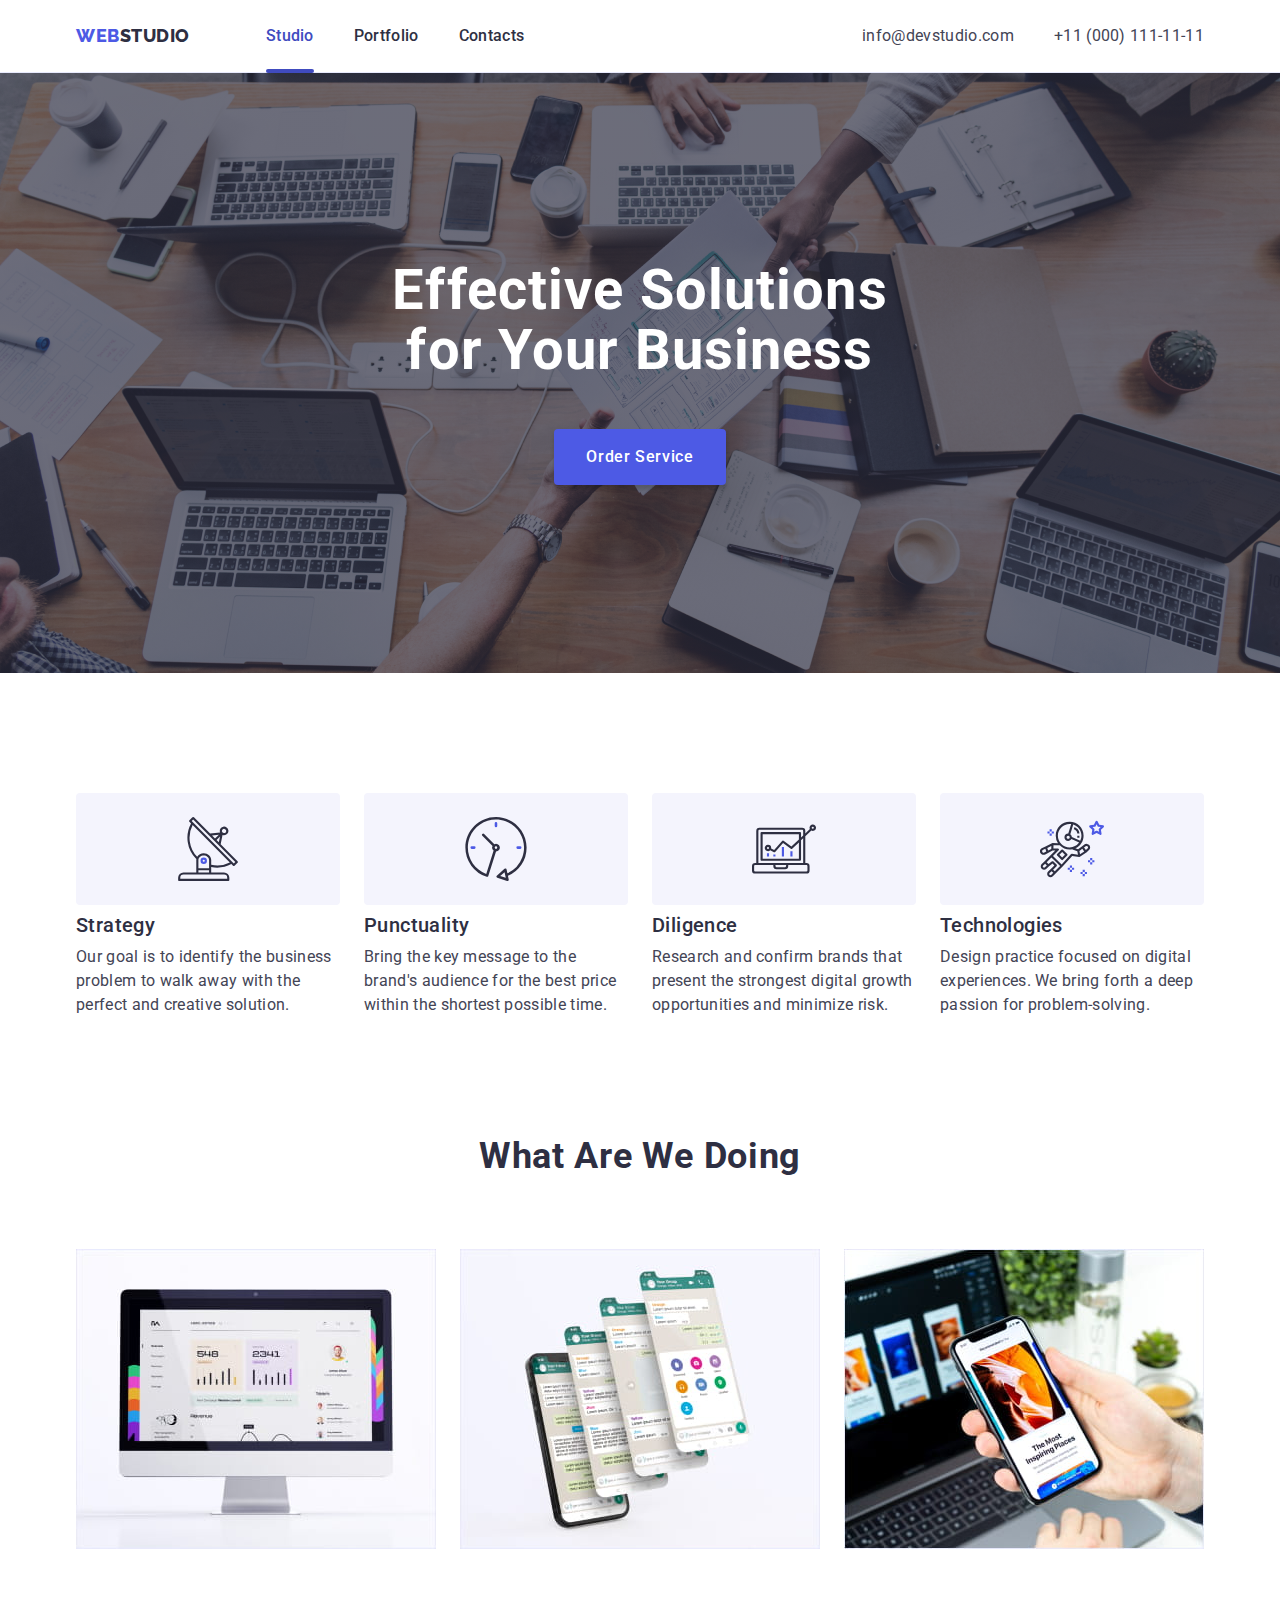
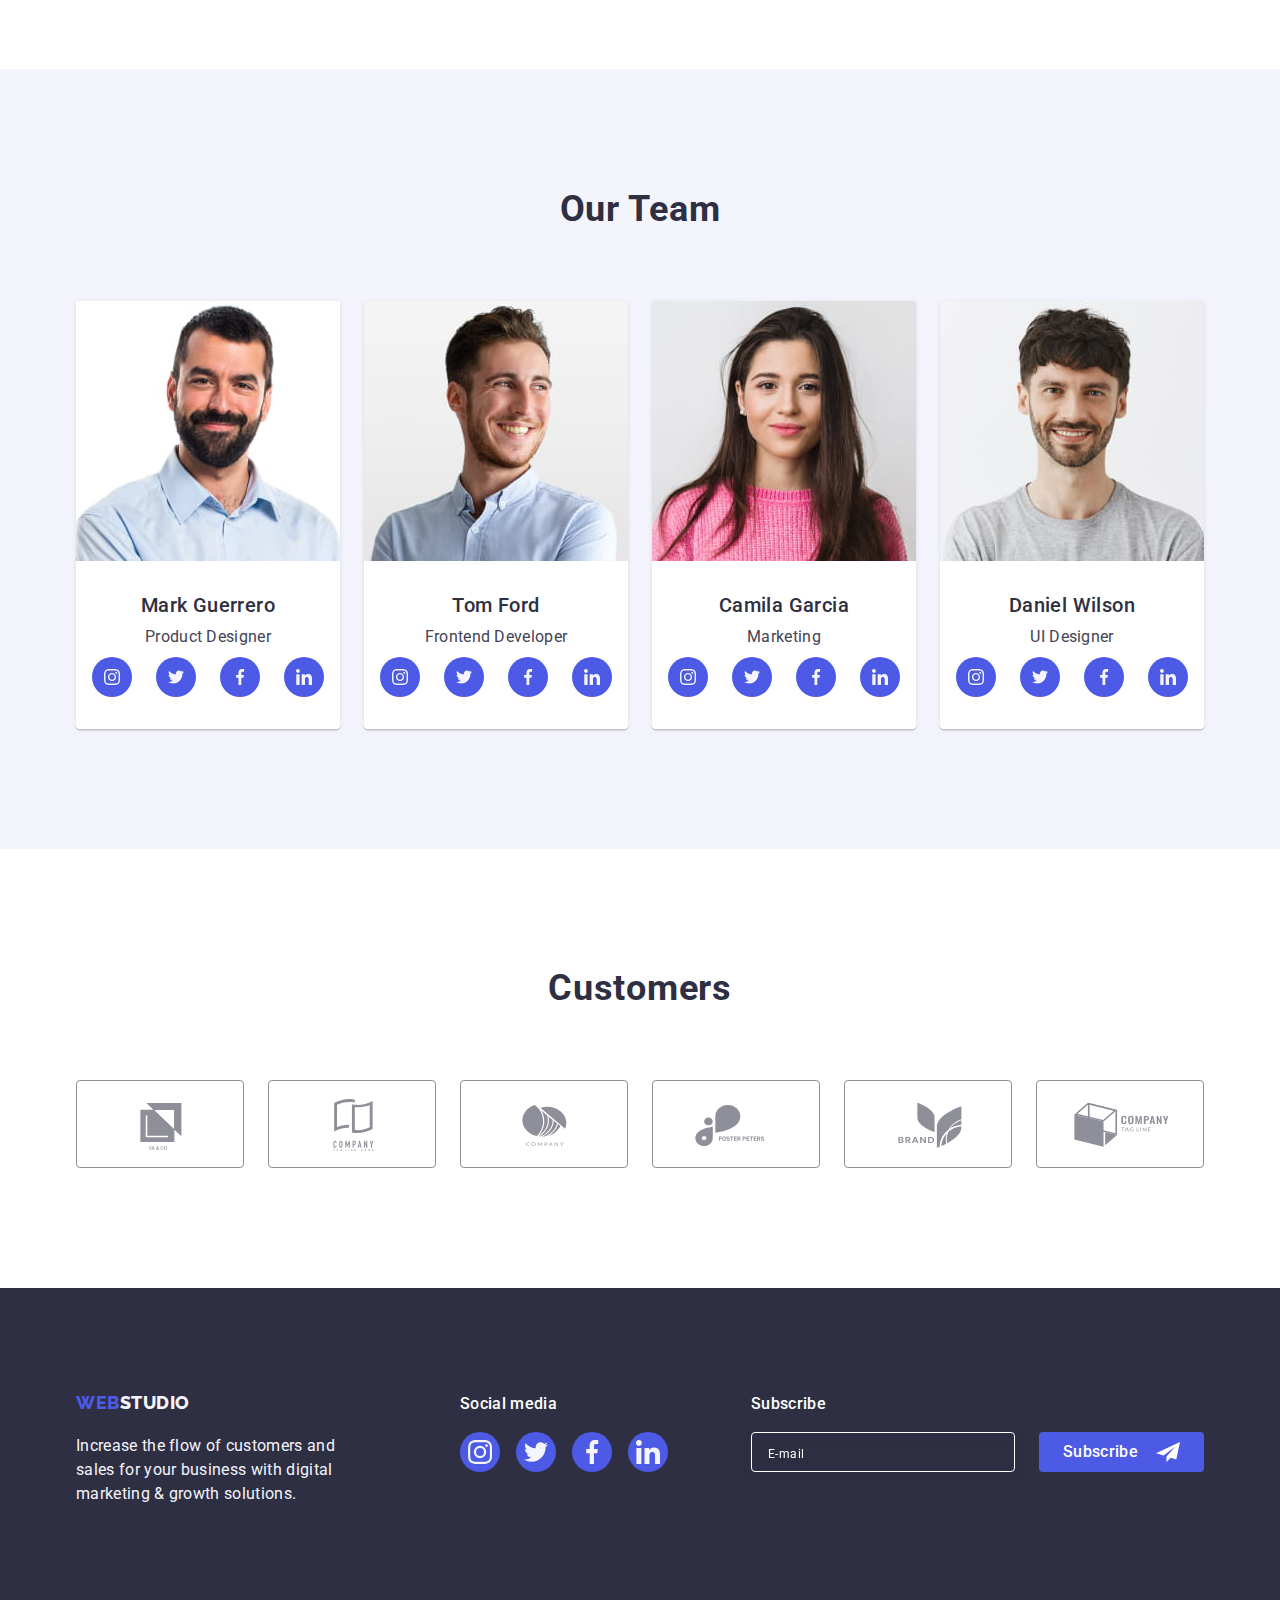
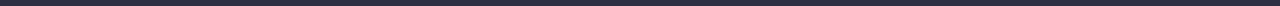
<file: index.html>
<!DOCTYPE html>
<html lang="en">
  <head>
    <meta charset="UTF-8" />
    <meta http-equiv="X-UA-Compatible" content="IE=edge" />
    <meta name="viewport" content="width=device-width, initial-scale=1.0" />
    <title>Web Studio</title>
    <!-- Links to fonts  -->
    <link rel="preconnect" href="https://fonts.googleapis.com" />
    <link rel="preconnect" href="https://fonts.gstatic.com" crossorigin />
    <link
      href="https://fonts.googleapis.com/css2?family=Raleway:wght@800&family=Roboto:wght@400;500;700&display=swap"
      rel="stylesheet"
    />
    <!-- Link to normalize  -->
    <link
      rel="stylesheet"
      href="https://cdn.jsdelivr.net/npm/modern-normalize@1.1.0/modern-normalize.min.css"
    />
    <!-- Link to css  -->
    <link rel="stylesheet" href="./css/styles.css" />
  </head>

  <body>
    <!-- Header  -->
    <header class="header">
      <div class="header-container container">
        <nav class="header-nav">
          <a class="logo link" href="./index.html"
            >Web<span class="studio">Studio</span></a
          >
          <ul class="nav-list-links list">
            <li class="nav-list-item">
              <a class="nav-link link active" href="./index.html">Studio</a>
            </li>
            <li class="nav-list-item">
              <a class="nav-link link" href="./portfolio.html">Portfolio</a>
            </li>
            <li class="nav-list-item">
              <a class="nav-link link" href="">Contacts</a>
            </li>
          </ul>
        </nav>
        <address class="contacts">
          <ul class="contacts-list list">
            <li class="contact-item">
              <a
                class="contacts-item-link link"
                href="mailto:info@devstudio.com"
              >
                info@devstudio.com
              </a>
            </li>
            <li class="contact-item">
              <a class="contacts-item-link link" href="tel:+110001111111"
                >+11 (000) 111-11-11</a
              >
            </li>
          </ul>
        </address>
      </div>
    </header>
    <!-- Main  -->
    <main>
      <!-- Hero section  -->
      <section class="hero">
        <div class="hero-container container">
          <h1 class="hero-title">Effective Solutions for Your Business</h1>
          <button class="btn" type="button" data-modal-open>
            Order Service
          </button>
        </div>
      </section>
      <!-- Features Section -->
      <section class="features">
        <div class="features-container container">
          <h2 class="features-title">Features</h2>
          <ul class="features-list list">
            <li class="features-list-item">
              <div class="icon-container">
                <svg class="features-icon" width="64" height="64">
                  <use href="./images/icons.svg#icon-strategy"></use>
                </svg>
              </div>
              <h3 class="features-list-title">Strategy</h3>
              <p class="features-list-desc">
                Our goal is to identify the business problem to walk away with
                the perfect and creative solution.
              </p>
            </li>
            <li class="features-list-item">
              <div class="icon-container">
                <svg class="features-icon" width="64" height="64">
                  <use href="./images/icons.svg#icon-punctuality"></use>
                </svg>
              </div>
              <h3 class="features-list-title">Punctuality</h3>
              <p class="features-list-desc">
                Bring the key message to the brand's audience for the best price
                within the shortest possible time.
              </p>
            </li>
            <li class="features-list-item">
              <div class="icon-container">
                <svg class="features-icon" width="64" height="64">
                  <use href="./images/icons.svg#icon-diligence"></use>
                </svg>
              </div>
              <h3 class="features-list-title">Diligence</h3>
              <p class="features-list-desc">
                Research and confirm brands that present the strongest digital
                growth opportunities and minimize risk.
              </p>
            </li>
            <li class="features-list-item">
              <div class="icon-container">
                <svg class="features-icon" width="64" height="64">
                  <use href="./images/icons.svg#icon-technologies"></use>
                </svg>
              </div>
              <h3 class="features-list-title">Technologies</h3>
              <p class="features-list-desc">
                Design practice focused on digital experiences. We bring forth a
                deep passion for problem-solving.
              </p>
            </li>
          </ul>
        </div>
      </section>
      <!-- What are we doing section -->
      <section class="what-are-we-doing-section">
        <div class="what-are-we-doing-container container">
          <h2 class="title">What are we doing</h2>
          <ul class="what-are-we-doing-list list">
            <li class="what-are-we-doing-item">
              <img
                class="what-are-we-doing-examples"
                src="./images/computer.jpg"
                alt="Our work"
                width="360"
                height="300"
              />
            </li>
            <li class="what-are-we-doing-item">
              <img
                class="what-are-we-doing-examples"
                src="./images/phones.jpg"
                alt="Our Work"
                width="360"
                height="300"
              />
            </li>
            <li class="what-are-we-doing-item">
              <img
                class="what-are-we-doing-examples"
                src="./images/phone.jpg"
                alt="Our Work"
                width="360"
                height="300"
              />
            </li>
          </ul>
        </div>
      </section>
      <!-- Our Team section -->
      <section class="our-team-section">
        <div class="our-team-container container">
          <h2 class="our-team-title">Our Team</h2>
          <ul class="our-team-list list">
            <li class="our-team-list-item">
              <img
                class="our-team-img"
                src="./images/img-1.jpg"
                alt="Mark Guerrero"
                width="264"
                height="260"
              />
              <div class="our-team-desc-container">
                <h3 class="our-team-names">Mark Guerrero</h3>
                <p class="our-team-job">Product Designer</p>
                <ul class="our-team-icons-list list">
                  <li class="our-team-icons-item">
                    <a class="our-team-icons-link" href="">
                      <svg class="our-team-icon" width="16" height="16">
                        <use href="./images/icons.svg#icon-instagram"></use>
                      </svg>
                    </a>
                  </li>
                  <li class="our-team-icons-item">
                    <a class="our-team-icons-link" href="">
                      <svg class="our-team-icon" width="16" height="16">
                        <use href="./images/icons.svg#icon-twitter"></use>
                      </svg>
                    </a>
                  </li>
                  <li class="our-team-icons-item">
                    <a class="our-team-icons-link" href="">
                      <svg class="our-team-icon" width="16" height="16">
                        <use href="./images/icons.svg#icon-facebook"></use>
                      </svg>
                    </a>
                  </li>
                  <li class="our-team-icons-item">
                    <a class="our-team-icons-link" href="">
                      <svg class="our-team-icon" width="16" height="16">
                        <use href="./images/icons.svg#icon-linkedin"></use>
                      </svg>
                    </a>
                  </li>
                </ul>
              </div>
            </li>
            <li class="our-team-list-item">
              <img
                class="our-team-img"
                src="./images/img-2.jpg"
                alt="Tom Ford"
                width="264"
                height="260"
              />
              <div class="our-team-desc-container">
                <h3 class="our-team-names">Tom Ford</h3>
                <p class="our-team-job">Frontend Developer</p>
                <ul class="our-team-icons-list list">
                  <li class="our-team-icons-item">
                    <a class="our-team-icons-link" href="">
                      <svg class="our-team-icon" width="16" height="16">
                        <use href="./images/icons.svg#icon-instagram"></use>
                      </svg>
                    </a>
                  </li>
                  <li class="our-team-icons-item">
                    <a class="our-team-icons-link" href="">
                      <svg class="our-team-icon" width="16" height="16">
                        <use href="./images/icons.svg#icon-twitter"></use>
                      </svg>
                    </a>
                  </li>
                  <li class="our-team-icons-item">
                    <a class="our-team-icons-link" href="">
                      <svg class="our-team-icon" width="16" height="16">
                        <use href="./images/icons.svg#icon-facebook"></use>
                      </svg>
                    </a>
                  </li>
                  <li class="our-team-icons-item">
                    <a class="our-team-icons-link" href="">
                      <svg class="our-team-icon" width="16" height="16">
                        <use href="./images/icons.svg#icon-linkedin"></use>
                      </svg>
                    </a>
                  </li>
                </ul>
              </div>
            </li>
            <li class="our-team-list-item">
              <img
                class="our-team-img"
                src="./images/img-3.jpg"
                alt="Camila Garcia"
                width="264"
                height="260"
              />
              <div class="our-team-desc-container">
                <h3 class="our-team-names">Camila Garcia</h3>
                <p class="our-team-job">Marketing</p>
                <ul class="our-team-icons-list list">
                  <li class="our-team-icons-item">
                    <a class="our-team-icons-link" href="">
                      <svg class="our-team-icon" width="16" height="16">
                        <use href="./images/icons.svg#icon-instagram"></use>
                      </svg>
                    </a>
                  </li>
                  <li class="our-team-icons-item">
                    <a class="our-team-icons-link" href="">
                      <svg class="our-team-icon" width="16" height="16">
                        <use href="./images/icons.svg#icon-twitter"></use>
                      </svg>
                    </a>
                  </li>
                  <li class="our-team-icons-item">
                    <a class="our-team-icons-link" href="">
                      <svg class="our-team-icon" width="16" height="16">
                        <use href="./images/icons.svg#icon-facebook"></use>
                      </svg>
                    </a>
                  </li>
                  <li class="our-team-icons-item">
                    <a class="our-team-icons-link" href="">
                      <svg class="our-team-icon" width="16" height="16">
                        <use href="./images/icons.svg#icon-linkedin"></use>
                      </svg>
                    </a>
                  </li>
                </ul>
              </div>
            </li>
            <li class="our-team-list-item">
              <img
                class="our-team-img"
                src="./images/img-4.jpg"
                alt="Daniel Wilson"
                width="264"
                height="260"
              />
              <div class="our-team-desc-container">
                <h3 class="our-team-names">Daniel Wilson</h3>
                <p class="our-team-job">UI Designer</p>
                <ul class="our-team-icons-list list">
                  <li class="our-team-icons-item">
                    <a class="our-team-icons-link" href="">
                      <svg class="our-team-icon" width="16" height="16">
                        <use href="./images/icons.svg#icon-instagram"></use>
                      </svg>
                    </a>
                  </li>
                  <li class="our-team-icons-item">
                    <a class="our-team-icons-link" href="">
                      <svg class="our-team-icon" width="16" height="16">
                        <use href="./images/icons.svg#icon-twitter"></use>
                      </svg>
                    </a>
                  </li>
                  <li class="our-team-icons-item">
                    <a class="our-team-icons-link" href="">
                      <svg class="our-team-icon" width="16" height="16">
                        <use href="./images/icons.svg#icon-facebook"></use>
                      </svg>
                    </a>
                  </li>
                  <li class="our-team-icons-item">
                    <a class="our-team-icons-link" href="">
                      <svg class="our-team-icon" width="16" height="16">
                        <use href="./images/icons.svg#icon-linkedin"></use>
                      </svg>
                    </a>
                  </li>
                </ul>
              </div>
            </li>
          </ul>
        </div>
      </section>
      <!-- Customers section -->
      <section class="customers-section">
        <div class="customers-container container">
          <h2 class="title customer-title">Customers</h2>
          <ul class="customers-list list">
            <li class="customers-list-item">
              <a class="customers-list-link" href="">
                <svg class="customers-icon" width="104" height="56">
                  <use href="./images/icons.svg#icon-1"></use>
                </svg>
              </a>
            </li>
            <li class="customers-list-item">
              <a class="customers-list-link" href="">
                <svg class="customers-icon" width="104" height="56">
                  <use href="./images/icons.svg#icon-2"></use>
                </svg>
              </a>
            </li>
            <li class="customers-list-item">
              <a class="customers-list-link" href="">
                <svg class="customers-icon" width="104" height="56">
                  <use href="./images/icons.svg#icon-3"></use>
                </svg>
              </a>
            </li>
            <li class="customers-list-item">
              <a class="customers-list-link" href="">
                <svg class="customers-icon" width="104" height="56">
                  <use href="./images/icons.svg#icon-4"></use>
                </svg>
              </a>
            </li>
            <li class="customers-list-item">
              <a class="customers-list-link" href="">
                <svg class="customers-icon" width="104" height="56">
                  <use href="./images/icons.svg#icon-5"></use>
                </svg>
              </a>
            </li>
            <li class="customers-list-item">
              <a class="customers-list-link" href="">
                <svg class="customers-icon" width="104" height="56">
                  <use href="./images/icons.svg#icon-6"></use>
                </svg>
              </a>
            </li>
          </ul>
        </div>
      </section>
    </main>
    <!-- Footer section  -->
    <footer class="footer">
      <div class="footer-container container">
        <div class="first-container-footer">
          <a class="link logo-footer" href="./index.html"
            >Web<span class="studio-footer">Studio</span></a
          >
          <p class="footer-desc">
            Increase the flow of customers and sales for your business with
            digital marketing & growth solutions.
          </p>
        </div>
        <div class="second-container-footer">
          <p class="footer-title">Social media</p>
          <ul class="our-team-icons-list list footer-icon-list">
            <li class="our-team-icons-item footer-icon-item">
              <a class="our-team-icons-link footer-icon-link" href="">
                <svg class="our-team-icon icon-footer" width="24" height="24">
                  <use href="./images/icons.svg#icon-instagram"></use>
                </svg>
              </a>
            </li>
            <li class="our-team-icons-item footer-icon-item">
              <a class="our-team-icons-link footer-icon-link" href="">
                <svg class="our-team-icon icon-footer" width="24" height="24">
                  <use href="./images/icons.svg#icon-twitter"></use>
                </svg>
              </a>
            </li>
            <li class="our-team-icons-item footer-icon-item">
              <a class="our-team-icons-link footer-icon-link" href="">
                <svg class="our-team-icon icon-footer" width="24" height="24">
                  <use href="./images/icons.svg#icon-facebook"></use>
                </svg>
              </a>
            </li>
            <li class="our-team-icons-item footer-icon-item">
              <a class="our-team-icons-link footer-icon-link" href="">
                <svg class="our-team-icon icon-footer" width="24" height="24">
                  <use href="./images/icons.svg#icon-linkedin"></use>
                </svg>
              </a>
            </li>
          </ul>
        </div>
        <form class="footer-form">
          <p class="footer-form-desc">Subscribe</p>
          <span class="footer-form-container">
            <input
              class="footer-input"
              type="email"
              name="user-email"
              placeholder="E-mail"
            />
            <button class="footer-btn" type="submit">Subscribe</button>
          </span>
        </form>
      </div>
    </footer>
    <!-- Modal section  -->
    <div class="backdrop is-hidden" data-modal>
      <div class="modal">
        <button type="button" class="modal-close-btn" data-modal-close>
          <svg class="modal-close-icon" width="8" height="8">
            <use href="./images/icons.svg#modal-close-icon"></use>
          </svg>
        </button>
        <p class="modal-form-desc">
          Leave your contacts and we will call you back
        </p>
        <form class="modal-form">
          <label class="modal-label">
            <span class="modal-input-desc">Name</span>
            <span class="modal-form-icon-wrapper">
              <input class="modal-input" type="text" name="user_name" />
              <svg class="modal-form-icon" width="18" height="18">
                <use href="./images/icons.svg#icon-person"></use>
              </svg>
            </span>
          </label>
          <label class="modal-label">
            <span class="modal-input-desc">Phone</span>
            <span class="modal-form-icon-wrapper">
              <input class="modal-input" type="tel" name="user_phone" />
              <svg class="modal-form-icon" width="18" height="24">
                <use href="./images/icons.svg#icon-phone"></use>
              </svg>
            </span>
          </label>
          <label class="modal-label">
            <span class="modal-input-desc">Email</span>
            <span class="modal-form-icon-wrapper">
              <input class="modal-input" type="email" name="user_email" />
              <svg class="modal-form-icon" width="18" height="24">
                <use href="./images/icons.svg#icon-email"></use>
              </svg>
            </span>
          </label>
          <label class="modal-label modal-label-textarea">
            <span class="modal-input-desc">Comment</span>
            <textarea
              class="modal-form-textarea"
              name="user-message"
              placeholder="Text input"
            ></textarea>
          </label>
          <input class="modal-form-checkbox" type="checkbox" id="user-check" />
          <label class="modal-form-checkbox-label" for="user-check">
            <span class="modal-form-check-desc">
              I accept the terms and conditions of the
              <a
                href="https://policies.google.com/privacy?hl=en-US"
                class="modal-form-check-link"
                >Privacy Policy</a
              >
            </span>
          </label>
          <button class="modal-form-btn" type="submit">Send</button>
        </form>
      </div>
    </div>
    <!-- Java script  -->
    <script src="./js/modal.js"></script>
  </body>
</html>
</file>
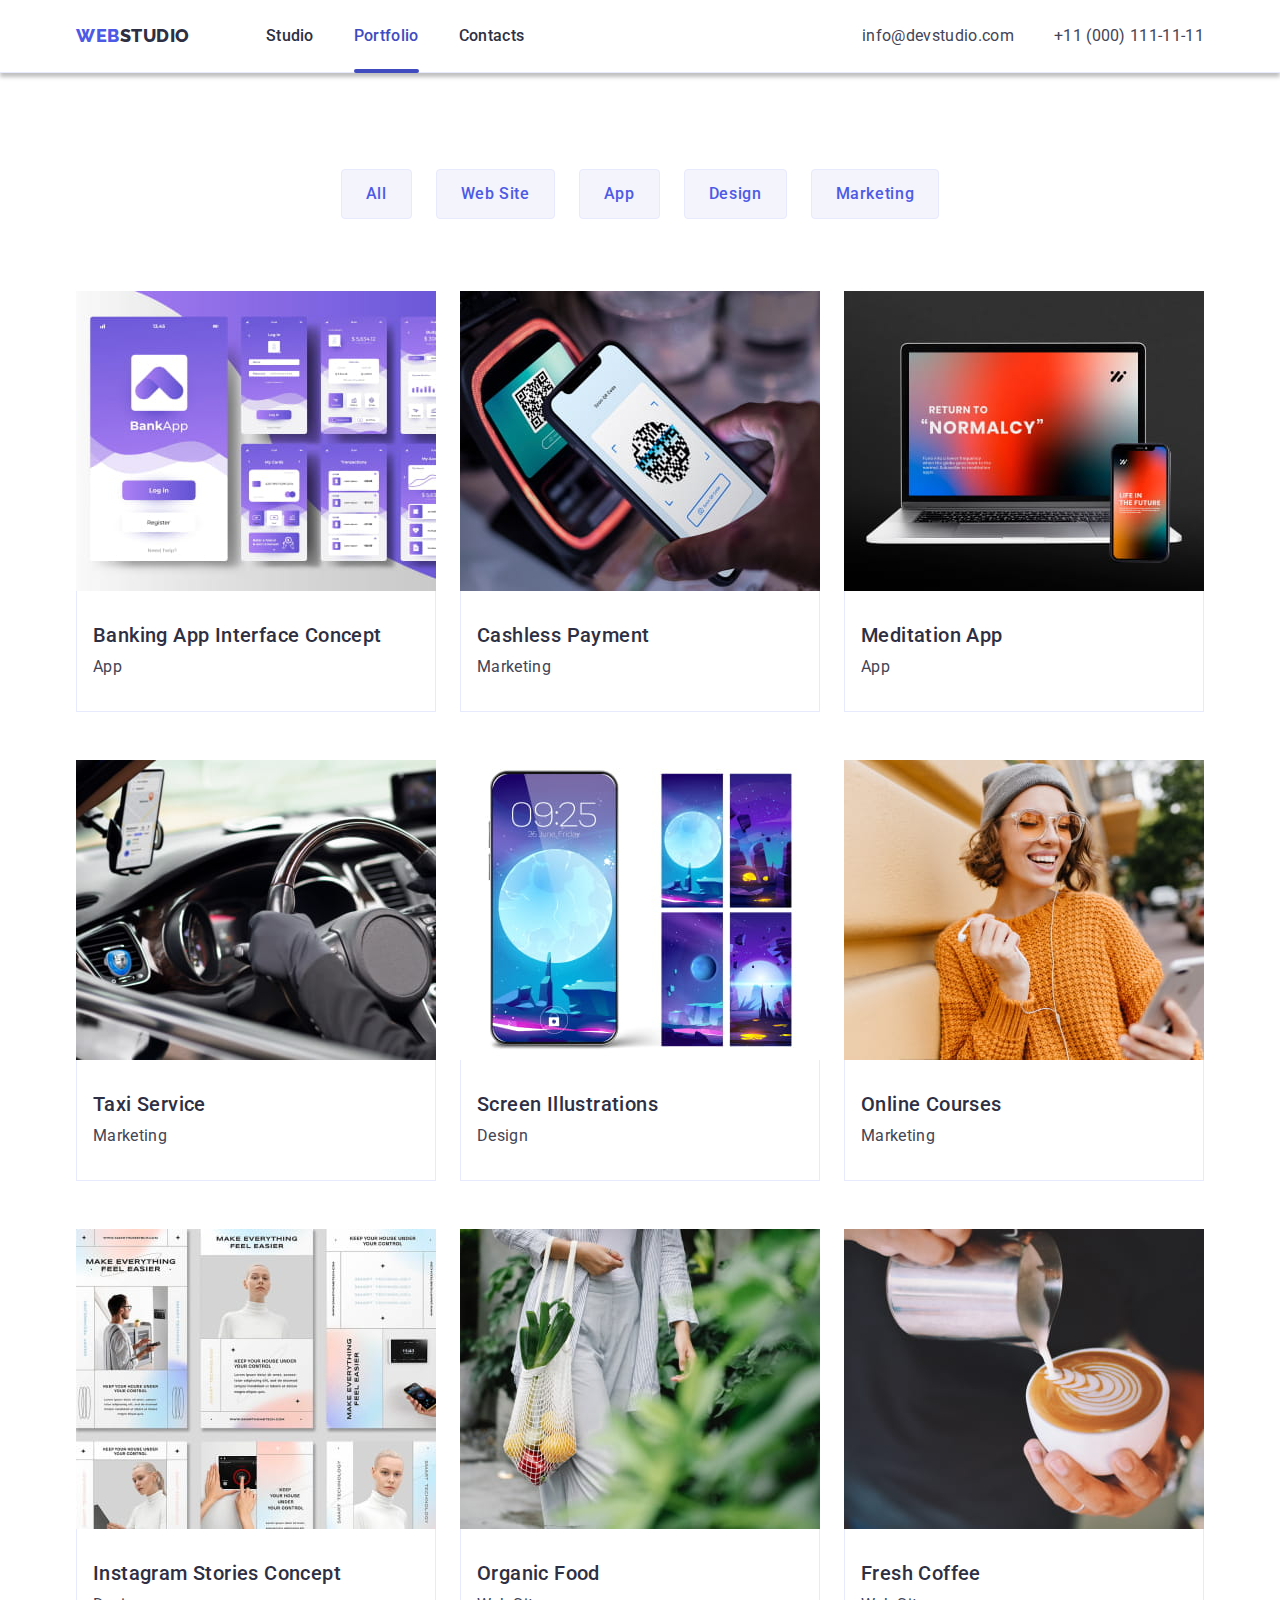
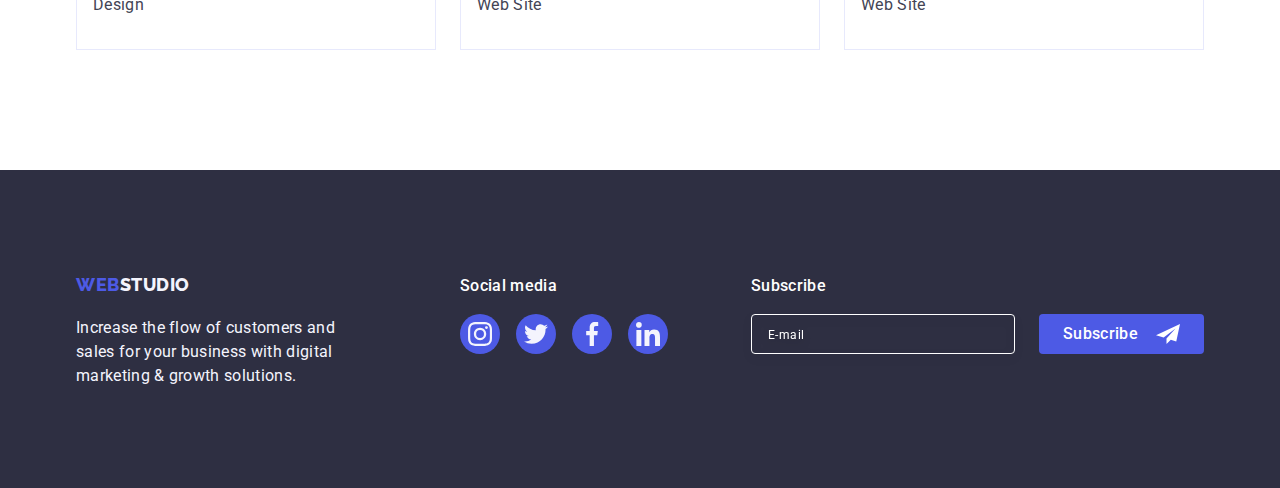
<file: portfolio.html>
<!DOCTYPE html>
<html lang="en">
  <head>
    <meta charset="UTF-8" />
    <meta http-equiv="X-UA-Compatible" content="IE=edge" />
    <meta name="viewport" content="width=device-width, initial-scale=1.0" />
    <title>Portfolio</title>
    <!-- Links to fonts  -->
    <link rel="preconnect" href="https://fonts.googleapis.com" />
    <link rel="preconnect" href="https://fonts.gstatic.com" crossorigin />
    <link
      href="https://fonts.googleapis.com/css2?family=Raleway:wght@800&family=Roboto:wght@400;500;700&display=swap"
      rel="stylesheet"
    />
    <!-- Link to normalize  -->
    <link
      rel="stylesheet"
      href="https://cdn.jsdelivr.net/npm/modern-normalize@1.1.0/modern-normalize.min.css"
    />
    <!-- Link to css  -->
    <link rel="stylesheet" href="./css/styles.css" />
  </head>

  <body>
    <!-- Header  -->
    <header class="header pf-header">
      <div class="header-container container">
        <nav class="header-nav">
          <a class="logo link" href="./index.html"
            >Web<span class="studio">Studio</span></a
          >
          <ul class="nav-list-links list">
            <li class="nav-list-item">
              <a class="nav-link link" href="./index.html">Studio</a>
            </li>
            <li class="nav-list-item">
              <a class="nav-link link active" href="./portfolio.html"
                >Portfolio</a
              >
            </li>
            <li class="nav-list-item">
              <a class="nav-link link" href="">Contacts</a>
            </li>
          </ul>
        </nav>
        <address class="contacts">
          <ul class="contacts-list list">
            <li class="contacts-item">
              <a
                class="contacts-item-link link"
                href="mailto:info@devstudio.com"
                >info@devstudio.com</a
              >
            </li>
            <li class="contacts-item">
              <a class="contacts-item-link link" href="tel:+110001111111"
                >+11 (000) 111-11-11</a
              >
            </li>
          </ul>
        </address>
      </div>
    </header>
    <!-- Main  -->
    <main>
      <section class="our-works-section">
        <div class="our-works-container container">
          <h1 class="our-works-title">Our works section</h1>
          <ul class="our-works-btn-list list">
            <li class="our-works-btn-item">
              <button type="button" class="pf-btn">All</button>
            </li>
            <li class="our-works-btn-item">
              <button type="button" class="pf-btn">Web Site</button>
            </li>
            <li class="our-works-btn-item">
              <button type="button" class="pf-btn">App</button>
            </li>
            <li class="our-works-btn-item">
              <button type="button" class="pf-btn">Design</button>
            </li>
            <li class="our-works-btn-item">
              <button type="button" class="pf-btn">Marketing</button>
            </li>
          </ul>
          <ul class="our-works-list list">
            <li class="our-works-item">
              <a class="our-work-link link" href="">
                <div class="overlay-thumb">
                  <img
                    class="pf-exmp"
                    src="./images/exmp1.jpg"
                    alt="Banking App Interface Concept"
                  />
                  <p class="overlay-text">
                    14 Stylish and User-Friendly App Design Concepts · Task
                    Manager App · Calorie Tracker App · Exotic Fruit Ecommerce
                    App · Cloud Storage App
                  </p>
                </div>
                <div class="our-works-item-desc">
                  <h2 class="pf-exmp-title">Banking App Interface Concept</h2>
                  <p class="pf-exmp-desc">App</p>
                </div>
              </a>
            </li>
            <li class="our-works-item">
              <a class="our-work-link link" href="">
                <div class="overlay-thumb">
                  <img
                    class="pf-exmp"
                    src="./images/exmp2.jpg"
                    alt="Cashless Payment"
                  />
                  <p class="overlay-text">
                    14 Stylish and User-Friendly App Design Concepts · Task
                    Manager App · Calorie Tracker App · Exotic Fruit Ecommerce
                    App · Cloud Storage App
                  </p>
                </div>
                <div class="our-works-item-desc">
                  <h2 class="pf-exmp-title">Cashless Payment</h2>
                  <p class="pf-exmp-desc">Marketing</p>
                </div>
              </a>
            </li>
            <li class="our-works-item">
              <a class="our-work-link link" href="">
                <div class="overlay-thumb">
                  <img
                    class="pf-exmp"
                    src="./images/exmp3.jpg"
                    alt="Meditation App"
                  />
                  <p class="overlay-text">
                    14 Stylish and User-Friendly App Design Concepts · Task
                    Manager App · Calorie Tracker App · Exotic Fruit Ecommerce
                    App · Cloud Storage App
                  </p>
                </div>
                <div class="our-works-item-desc">
                  <h2 class="pf-exmp-title">Meditation App</h2>
                  <p class="pf-exmp-desc">App</p>
                </div>
              </a>
            </li>
            <li class="our-works-item">
              <a class="our-work-link link" href="">
                <div class="overlay-thumb">
                  <img
                    class="pf-exmp"
                    src="./images/exmp4.jpg"
                    alt="Taxi Service"
                  />
                  <p class="overlay-text">
                    14 Stylish and User-Friendly App Design Concepts · Task
                    Manager App · Calorie Tracker App · Exotic Fruit Ecommerce
                    App · Cloud Storage App
                  </p>
                </div>
                <div class="our-works-item-desc">
                  <h2 class="pf-exmp-title">Taxi Service</h2>
                  <p class="pf-exmp-desc">Marketing</p>
                </div>
              </a>
            </li>
            <li class="our-works-item">
              <a class="our-work-link link" href="">
                <div class="overlay-thumb">
                  <img
                    class="pf-exmp"
                    src="./images/exmp5.jpg"
                    alt="Screen Illustrations"
                  />
                  <p class="overlay-text">
                    14 Stylish and User-Friendly App Design Concepts · Task
                    Manager App · Calorie Tracker App · Exotic Fruit Ecommerce
                    App · Cloud Storage App
                  </p>
                </div>
                <div class="our-works-item-desc">
                  <h2 class="pf-exmp-title">Screen Illustrations</h2>
                  <p class="pf-exmp-desc">Design</p>
                </div>
              </a>
            </li>
            <li class="our-works-item">
              <a class="our-work-link link" href="">
                <div class="overlay-thumb">
                  <img
                    class="pf-exmp"
                    src="./images/exmp6.jpg"
                    alt="Online Courses"
                  />
                  <p class="overlay-text">
                    14 Stylish and User-Friendly App Design Concepts · Task
                    Manager App · Calorie Tracker App · Exotic Fruit Ecommerce
                    App · Cloud Storage App
                  </p>
                </div>
                <div class="our-works-item-desc">
                  <h2 class="pf-exmp-title">Online Courses</h2>
                  <p class="pf-exmp-desc">Marketing</p>
                </div>
              </a>
            </li>
            <li class="our-works-item">
              <a class="our-work-link link" href="">
                <div class="overlay-thumb">
                  <img
                    class="pf-exmp"
                    src="./images/exmp7.jpg"
                    alt="Instagram Stories Concept"
                  />
                  <p class="overlay-text">
                    14 Stylish and User-Friendly App Design Concepts · Task
                    Manager App · Calorie Tracker App · Exotic Fruit Ecommerce
                    App · Cloud Storage App
                  </p>
                </div>
                <div class="our-works-item-desc">
                  <h2 class="pf-exmp-title">Instagram Stories Concept</h2>
                  <p class="pf-exmp-desc">Design</p>
                </div>
              </a>
            </li>
            <li class="our-works-item">
              <a class="our-work-link link" href="">
                <div class="overlay-thumb">
                  <img src="./images/exmp8.jpg" alt="Organic Food" />
                  <p class="overlay-text">
                    14 Stylish and User-Friendly App Design Concepts · Task
                    Manager App · Calorie Tracker App · Exotic Fruit Ecommerce
                    App · Cloud Storage App
                  </p>
                </div>
                <div class="our-works-item-desc">
                  <h2 class="pf-exmp-title">Organic Food</h2>
                  <p class="pf-exmp-desc">Web Site</p>
                </div>
              </a>
            </li>
            <li class="our-works-item">
              <a class="our-work-link link" href="">
                <div class="overlay-thumb">
                  <img
                    class="pf-exmp"
                    src="./images/exmp9.jpg"
                    alt="Fresh Coffee"
                  />
                  <p class="overlay-text">
                    14 Stylish and User-Friendly App Design Concepts · Task
                    Manager App · Calorie Tracker App · Exotic Fruit Ecommerce
                    App · Cloud Storage App
                  </p>
                </div>
                <div class="our-works-item-desc">
                  <h2 class="pf-exmp-title">Fresh Coffee</h2>
                  <p class="pf-exmp-desc">Web Site</p>
                </div>
              </a>
            </li>
          </ul>
        </div>
      </section>
    </main>
    <!-- Footer  -->
    <footer class="footer">
      <div class="footer-container container">
        <div class="first-container-footer">
          <a class="link logo-footer" href="./index.html"
            >Web<span class="studio-footer">Studio</span></a
          >
          <p class="footer-desc">
            Increase the flow of customers and sales for your business with
            digital marketing & growth solutions.
          </p>
        </div>
        <div class="second-container-footer">
          <p class="footer-title">Social media</p>
          <ul class="our-team-icons-list list footer-icon-list">
            <li class="our-team-icons-item footer-icon-item">
              <a class="our-team-icons-link footer-icon-link" href="">
                <svg class="our-team-icon icon-footer" width="24" height="24">
                  <use href="./images/icons.svg#icon-instagram"></use>
                </svg>
              </a>
            </li>
            <li class="our-team-icons-item footer-icon-item">
              <a class="our-team-icons-link footer-icon-link" href="">
                <svg class="our-team-icon icon-footer" width="24" height="24">
                  <use href="./images/icons.svg#icon-twitter"></use>
                </svg>
              </a>
            </li>
            <li class="our-team-icons-item footer-icon-item">
              <a class="our-team-icons-link footer-icon-link" href="">
                <svg class="our-team-icon icon-footer" width="24" height="24">
                  <use href="./images/icons.svg#icon-facebook"></use>
                </svg>
              </a>
            </li>
            <li class="our-team-icons-item footer-icon-item">
              <a class="our-team-icons-link footer-icon-link" href="">
                <svg class="our-team-icon icon-footer" width="24" height="24">
                  <use href="./images/icons.svg#icon-linkedin"></use>
                </svg>
              </a>
            </li>
          </ul>
        </div>
        <form class="footer-form">
          <label class="footer-label">
            <span class="footer-form-desc">Subscribe</span>
            <div class="footer-form-container">
              <input
                class="footer-input"
                type="email"
                name="user-email"
                placeholder="E-mail"
              />
              <button class="footer-btn" type="submit">Subscribe</button>
            </div>
          </label>
        </form>
      </div>
    </footer>
  </body>
</html>
</file>
<file: css/styles.css>
/*
  |========================
  | Main settings 
  |========================
*/
:root {
  --main-bg-color: #ffffff;
  --main-text-color: #434455;
  --secondary-text-color: #2e2f42;
  --logo-color: #4d5ae5;
  --secondary-bg-color: #f4f4fd;
  --icons-color: #8e8f99;
}
body {
  font-family: "Roboto", sans-serif;
  background-color: var(--main-bg-color);
  color: var(--main-text-color);
}
.link {
  text-decoration: none;
}
.list {
  list-style: none;
}
.contacts {
  font-style: normal;
}
h1,
h2,
h3,
h4,
h5,
p,
ul {
  margin: 0;
  padding: 0;
}
img {
  display: block;
  max-width: 100%;
  height: auto;
}
.container {
  max-width: 428px;
  margin-inline: auto;
  padding-inline: 15px;
}
@media screen and (min-width: 768px) {
  .container {
    max-width: 768px;
  }
}

@media screen and (min-width: 1200px) {
  .container {
    max-width: 1158px;
  }
}
/*
   |========================
   | Header Studio
   |========================
 */
.header {
  border-bottom: 1px solid #e7e9fc;
  box-shadow: 0px 2px 1px rgba(46, 47, 66, 0.08),
    0px 1px 1px rgba(46, 47, 66, 0.16), 0px 1px 6px rgba(46, 47, 66, 0.08);
}
@media only screen and (max-width: 767px) {
  .header {
    padding: 24px 0;
  }
}
.header-container {
  display: flex;
  align-items: center;
}
.header-nav {
  display: flex;
  align-items: center;
  margin-right: auto;
}
.logo {
  font-family: "Raleway", sans-serif;
  font-weight: 800;
  font-size: 18px;
  line-height: 1.17;
  letter-spacing: 0.03em;
  text-transform: uppercase;
  color: var(--logo-color);
  margin-right: 76px;
}
.studio {
  font-family: "Raleway", sans-serif;
  font-weight: 800;
  font-size: 18px;
  line-height: 1.67;
  letter-spacing: 0.03em;
  text-transform: uppercase;
  color: var(--secondary-bg-color);
}
.nav-list-links {
  display: flex;
  gap: 40px;
}
@media only screen and (max-width: 767px) {
  .nav-list-links {
    display: none;
  }
}
.nav-link {
  display: block;
  font-weight: 500;
  font-size: 16px;
  line-height: 1.5;
  letter-spacing: 0.02em;
  color: #2e2f42;
  padding: 24px 0;
  position: relative;
  transition: color 250ms cubic-bezier(0.4, 0, 0.2, 1);
}
.nav-link:hover,
.nav-link:focus {
  color: #404bbf;
}
.nav-link::after {
  position: absolute;
  bottom: -1px;
  content: "";
  display: block;
  width: 100%;
  height: 4px;
  border-radius: 2px;
}
.nav-link.active::after {
  background-color: #404bbf;
}
.nav-link.active {
  color: #404bbf;
}
.contacts-list {
  display: flex;
  gap: 40px;
}
@media only screen and (max-width: 767px) {
  .contacts-list {
    display: none;
  }
}
.contacts-item-link {
  font-weight: 400;
  font-size: 16px;
  line-height: 1.5;
  letter-spacing: 0.02em;
  color: #434455;
  transition: color 250ms cubic-bezier(0.4, 0, 0.2, 1);
}
.contacts-item-link:hover,
.contacts-item-link:focus {
  color: #404bbf;
}
/*
   |========================
   | Hero section
   |========================
 */
.hero {
  background-color: var(--secondary-text-color);
  background-image: linear-gradient(
      rgba(46, 47, 66, 0.7),
      rgba(46, 47, 66, 0.7)
    ),
    url(../images/hero.jpg);
  height: 600px;
  padding: 188px 0;
  max-width: 1440px;
  background-repeat: no-repeat;
  background-position: center;
  background-size: cover;
  margin: 0 auto;
}
.hero-title {
  font-weight: 700;
  font-size: 56px;
  line-height: 1.07;
  text-align: center;
  letter-spacing: 0.02em;
  color: #ffffff;
  max-width: 496px;
  margin: 0 auto;
  margin-bottom: 48px;
}
.btn {
  font-family: "Roboto", sans-serif;
  font-weight: 500;
  font-size: 16px;
  line-height: 1.5;
  letter-spacing: 0.04em;
  color: #ffffff;
  background-color: #4d5ae5;
  cursor: pointer;
  display: block;
  margin: 0 auto;
  padding: 16px 32px;
  border: none;
  border-radius: 4px;
  box-shadow: 0px 4px 4px rgba(0, 0, 0, 0.15);
  transition: background-color 250ms cubic-bezier(0.4, 0, 0.2, 1);
}
.btn:hover,
.btn:focus {
  background: #404bbf;
}
/*
   |========================
   | Features section 
   |========================
 */
.features {
  padding: 120px 0;
}
.features-title {
  position: absolute;
  width: 1px;
  height: 1px;
  margin: -1px;
  border: 0;
  padding: 0;
  white-space: nowrap;
  clip-path: inset(100%);
  clip: rect(0 0 0 0);
  overflow: hidden;
}
.features-list {
  display: flex;
  flex-wrap: wrap;
  gap: 24px;
}
.features-list-item {
  flex-basis: calc((100% - 72px) / 4);
}
.icon-container {
  background-color: #f4f4fd;
  border-radius: 4px;
  margin-bottom: 8px;
  height: 112px;
  display: flex;
  align-items: center;
  justify-content: center;
}
.features-list-title {
  font-weight: 500;
  font-size: 20px;
  line-height: 1.2;
  letter-spacing: 0.02em;
  margin-bottom: 8px;
  color: #2e2f42;
}
.features-list-desc {
  font-weight: 400;
  font-size: 16px;
  line-height: 1.5;
  letter-spacing: 0.02em;
  color: #434455;
  width: 264px;
}
/*
   |========================
   | What are we doing
   |========================
 */
.what-are-we-doing-section {
  padding-bottom: 120px;
}
.title {
  font-weight: 700;
  font-size: 36px;
  line-height: 1.1;
  text-align: center;
  letter-spacing: 0.02em;
  text-transform: capitalize;
  color: #2e2f42;
  margin-bottom: 72px;
}
.what-are-we-doing-list {
  display: flex;
  flex-wrap: wrap;
  gap: 24px;
}
.what-are-we-doing-item {
  flex-basis: calc((100% - 2 * 24px) / 3);
}
/*
   |========================
   | Our team
   |========================
 */
.our-team-section {
  background-color: #f4f4fd;
  padding: 120px 0;
}
.our-team-title {
  font-weight: 700;
  font-size: 36px;
  line-height: 40px;
  text-align: center;
  letter-spacing: 0.02em;
  text-transform: capitalize;
  color: #2e2f42;
  margin-bottom: 72px;
}
.our-team-list {
  display: flex;
  flex-wrap: wrap;
  gap: 24px;
}
.our-team-list-item {
  background-color: #ffffff;
  box-shadow: 0px 1px 6px rgba(46, 47, 66, 0.08),
    0px 1px 1px rgba(46, 47, 66, 0.16), 0px 2px 1px rgba(46, 47, 66, 0.08);
  border-radius: 0px 0px 4px 4px;
  flex-basis: calc((100% - 3 * 24px) / 4);
}
.our-team-desc-container {
  padding: 32px 0;
}
.our-team-names {
  font-weight: 500;
  font-size: 20px;
  line-height: 1.2;
  text-align: center;
  letter-spacing: 0.02em;
  color: #2e2f42;
  margin-bottom: 8px;
}
.our-team-job {
  font-weight: 400;
  font-size: 16px;
  line-height: 1.5;
  text-align: center;
  letter-spacing: 0.02em;
  color: #434455;
  margin-bottom: 8px;
}
.our-team-icons-list {
  display: flex;
  gap: 24px;
  justify-content: center;
}
.our-team-icons-link {
  background-color: #4d5ae5;
  display: flex;
  border-radius: 50%;
  width: 40px;
  height: 40px;
  justify-content: center;
  align-items: center;
  transition: background-color 250ms cubic-bezier(0.4, 0, 0.2, 1);
}
.our-team-icons-link:hover,
.our-team-icons-link:focus {
  background-color: #404bbf;
}
.our-team-icon {
  fill: var(--secondary-bg-color);
}
/*
   |========================
   | Customers
   |========================
 */
.customers-section {
  padding: 120px 0;
}
.customer-title {
  margin-bottom: 72px;
}
.customers-list {
  display: flex;
  gap: 24px;
}
.customers-list-item {
  width: calc((100% - 120px) / 6);
  height: 88px;
}
.customers-list-link {
  border: 1px solid #8e8f99;
  border-radius: 4px;
  display: flex;
  align-items: center;
  justify-content: center;
  color: var(--icons-color);
  height: 100%;
  width: 100%;
  transition: border-color 250ms cubic-bezier(0.4, 0, 0.2, 1),
    color 250ms cubic-bezier(0.4, 0, 0.2, 1);
}
.customers-list-link:hover,
.customers-list-link:focus {
  border-color: #404bbf;
  color: #404bbf;
}
.customers-icon {
  fill: currentColor;
}
/*
   |========================
   | Footer
   |========================
 */
.footer {
  background-color: var(--secondary-bg-color);
  padding: 100px 0;
}
.footer-container {
  display: flex;
  align-items: baseline;
}
.first-container-footer {
  margin-right: 120px;
}
.second-container-footer {
  margin-right: auto;
}
.studio-footer {
  font-family: "Raleway", sans-serif;
  font-weight: 800;
  font-size: 18px;
  line-height: 1.67;
  letter-spacing: 0.03em;
  text-transform: uppercase;
  color: #f4f4fd;
}
.logo-footer {
  display: inline-block;
  margin-bottom: 16px;
  font-family: "Raleway", sans-serif;
  font-weight: 800;
  font-size: 18px;
  line-height: 1.67;
  letter-spacing: 0.03em;
  text-transform: uppercase;
  color: #4d5ae5;
}
.footer-desc {
  font-weight: 400;
  width: 264px;
  font-size: 16px;
  line-height: 1.5;
  letter-spacing: 0.02em;
  color: #f4f4fd;
}
.footer-title {
  font-weight: 500;
  font-size: 16px;
  line-height: 1.5;
  letter-spacing: 0.02em;
  color: #ffffff;
  margin-bottom: 16px;
}
.footer-icon-list {
  gap: 16px;
}
.footer-icon-link {
  padding: 8px;
}
.footer-icon-item {
  width: 40px;
  height: 40px;
}
.footer-form-desc {
  display: block;
  font-weight: 500;
  font-size: 16px;
  line-height: 1.5;
  letter-spacing: 0.02em;
  color: #ffffff;
  margin-bottom: 16px;
}
.footer-input {
  color: #ffffff;
  padding-top: 8px;
  padding-bottom: 8px;
  padding-left: 16px;
  width: 264px;
  height: 40px;
  background-color: transparent;
  border: 1px solid #ffffff;
  filter: drop-shadow(0px 4px 4px rgba(0, 0, 0, 0.15));
  border-radius: 4px;
  margin-right: 24px;
  transition: border-color 250ms cubic-bezier(0.4, 0, 0.2, 1);
}
.footer-input::placeholder {
  font-weight: 400;
  font-size: 12px;
  line-height: 2;
  letter-spacing: 0.04em;
  color: #ffffff;
}
.footer-input:focus {
  outline: none;
  border-color: #4d5ae5;
}
.footer-form-container {
  display: flex;
}
.footer-btn {
  display: flex;
  position: relative;
  cursor: pointer;
  background-color: #4d5ae5;
  border-radius: 4px;
  border: none;
  font-weight: 500;
  font-size: 16px;
  line-height: 1.5;
  letter-spacing: 0.02em;
  color: #ffffff;
  min-width: 165px;
  padding: 8px 24px;
  transition: background-color 250ms cubic-bezier(0.4, 0, 0.2, 1);
}
.footer-btn::after {
  right: 24px;
  content: "";
  background-image: url(../images/footer.svg);
  background-repeat: no-repeat;
  width: 24px;
  height: 24px;
  position: absolute;
}
.footer-btn:hover,
.footer-btn:focus {
  background-color: #404bbf;
}
/*
   |========================
   | Portfolio header
   |========================
 */
.pf-header {
  box-shadow: 0px 4px 4px rgba(0, 0, 0, 0.25);
}
.studio {
  color: var(--secondary-text-color);
}
/*
   |========================
   | Main section 
   |========================
 */
.our-works-section {
  padding: 96px 0 120px;
}
.our-works-btn-list {
  display: flex;
  gap: 24px;
  margin-bottom: 72px;
  justify-content: center;
}
.pf-btn {
  font-family: "Roboto", sans-serif;
  font-weight: 500;
  font-size: 16px;
  line-height: 1.5;
  letter-spacing: 0.04em;
  background-color: var(--secondary-bg-color);
  color: var(--logo-color);
  cursor: pointer;
  border: 1px solid #e7e9fc;
  border-radius: 4px;
  padding: 12px 24px;
  transition: color 250ms cubic-bezier(0.4, 0, 0.2, 1),
    background-color 250ms cubic-bezier(0.4, 0, 0.2, 1),
    border-color 250ms cubic-bezier(0.4, 0, 0.2, 1),
    box-shadow 250ms cubic-bezier(0.4, 0, 0.2, 1);
}
.pf-btn:hover,
.pf-btn:focus {
  color: #ffffff;
  background: #404bbf;
  border: 1px solid transparent;
  box-shadow: 0px 3px 1px rgba(0, 0, 0, 0.1), 0px 2px 1px rgba(0, 0, 0, 0.08),
    0px 2px 2px rgba(0, 0, 0, 0.12);
}
.our-works-title {
  position: absolute;
  width: 1px;
  height: 1px;
  margin: -1px;
  border: 0;
  padding: 0;
  white-space: nowrap;
  clip-path: inset(100%);
  clip: rect(0 0 0 0);
  overflow: hidden;
}
.our-works-list {
  display: flex;
  flex-wrap: wrap;
  gap: 48px 24px;
}
.our-works-item {
  flex-basis: calc((100% - 2 * 24px) / 3);
}

.our-work-link {
  display: block;
  transition: box-shadow 250ms cubic-bezier(0.4, 0, 0.2, 1);
}
.our-work-link:hover,
.our-work-link:focus {
  box-shadow: 0px 1px 6px rgba(46, 47, 66, 0.08),
    0px 1px 1px rgba(46, 47, 66, 0.16), 0px 2px 1px rgba(46, 47, 66, 0.08);
}
.our-work-link:hover .overlay-text,
.our-work-link:focus .overlay-text {
  transform: translateY(0%);
}
.overlay-thumb {
  overflow: hidden;
  position: relative;
}
.overlay-text {
  font-weight: 400;
  font-size: 16px;
  line-height: 1.5;
  letter-spacing: 0.02em;
  color: var(--secondary-bg-color);
  padding: 40px 32px;
  position: absolute;
  top: 0;
  left: 0;
  width: 100%;
  height: 100%;
  transform: translateY(100%);
  background-color: #4d5ae5;
  transition: transform 250ms cubic-bezier(0.4, 0, 0.2, 1);
}
.our-works-item-desc {
  padding: 32px 16px;
  border: 1px solid #e7e9fc;
  border-top: none;
}
.pf-exmp-title {
  font-weight: 500;
  font-size: 20px;
  line-height: 1.2;
  letter-spacing: 0.02em;
  color: #2e2f42;
  margin-bottom: 8px;
}
.pf-exmp-desc {
  font-weight: 400;
  font-size: 16px;
  line-height: 1.5;
  letter-spacing: 0.02em;
  color: #434455;
}
/*
   |========================
   | Footer
   |========================
 */
.footer {
  background-color: #2e2f42;
  transition: color 250ms cubic-bezier(0.4, 0, 0.2, 1);
}
.footer-icon-link:hover,
.footer-icon-link:focus {
  background-color: #31d0aa;
}
/*
   |========================
   | Modal
   |========================
 */
.backdrop {
  background-color: rgba(46, 47, 66, 0.4);
  position: fixed;
  top: 0;
  left: 0;
  width: 100%;
  height: 100%;
  transition: opacity 250ms cubic-bezier(0.4, 0, 0.2, 1),
    visibility 250ms cubic-bezier(0.4, 0, 0.2, 1);
}
.is-hidden {
  visibility: hidden;
  opacity: 0;
  pointer-events: none;
}
.modal {
  position: absolute;
  top: 50%;
  left: 50%;
  transform: translate(-50%, -50%);
  width: 408px;
  min-height: 576px;
  background-color: #fcfcfc;
  box-shadow: 0px 1px 1px rgba(0, 0, 0, 0.14), 0px 1px 3px rgba(0, 0, 0, 0.12),
    0px 2px 1px rgba(0, 0, 0, 0.2);
  border-radius: 4px;
  transition: transform 250ms cubic-bezier(0.4, 0, 0.2, 1);
  padding: 72px 24px 24px 24px;
}
.modal-close-btn {
  background: #e7e9fc;
  border: 1px solid rgba(0, 0, 0, 0.1);
  border-radius: 50%;
  display: flex;
  justify-content: center;
  align-items: center;
  width: 24px;
  height: 24px;
  position: absolute;
  top: 24px;
  right: 24px;
  padding: 0;
  cursor: pointer;
  transition: background-color 250ms cubic-bezier(0.4, 0, 0.2, 1),
    border 250ms cubic-bezier(0.4, 0, 0.2, 1);
}
.modal-close-btn:hover,
.modal-close-btn:focus {
  background-color: #404bbf;
  border: none;
  fill: #ffffff;
}
.modal-close-icon {
  transition: fill 250ms cubic-bezier(0.4, 0, 0.2, 1);
}
.modal-form-desc {
  font-weight: 500;
  font-size: 16px;
  line-height: 1.5;
  text-align: center;
  letter-spacing: 0.02em;
  color: #2e2f42;
  margin-bottom: 16px;
}
.modal-form-icon-wrapper {
  display: block;
  position: relative;
}
.modal-label {
  display: block;
  margin-bottom: 8px;
}
.modal-input-desc {
  display: block;
  font-size: 12px;
  line-height: 1.7;
  letter-spacing: 0.04em;
  color: #8e8f99;
  margin-bottom: 4px;
}
.modal-input {
  width: 100%;
  height: 40px;
  border: 1px solid rgba(46, 47, 66, 0.4);
  border-radius: 4px;
  padding-left: 38px;
  transition: border 250ms cubic-bezier(0.4, 0, 0.2, 1);
}
.modal-form-icon {
  position: absolute;
  left: 16px;
  top: 50%;
  transform: translateY(-50%);
}
.modal-input:focus {
  outline: none;
  border: 1px solid #4d5ae5;
}
.modal-input:focus + .modal-form-icon {
  fill: #4d5ae5;
}
.modal-form-textarea {
  width: 100%;
  resize: none;
  height: 120px;
  border: 1px solid rgba(46, 47, 66, 0.4);
  border-radius: 4px;
  padding: 8px 16px;
  transition: border 250ms cubic-bezier(0.4, 0, 0.2, 1);
}
.modal-form-textarea:focus {
  outline: none;
  border: 1px solid #4d5ae5;
}
.modal-form-textarea::placeholder {
  font-weight: 400;
  font-size: 12px;
  line-height: 1.7;
  letter-spacing: 0.04em;
  color: rgba(46, 47, 66, 0.4);
}
.modal-label-textarea {
  display: block;
  margin-bottom: 16px;
}
.modal-form-checkbox {
  position: absolute;
  width: 1px;
  height: 1px;
  margin: -1px;
  border: 0;
  padding: 0;
  white-space: nowrap;
  clip-path: inset(100%);
  clip: rect(0 0 0 0);
  overflow: hidden;
}
.modal-form-check-desc {
  font-weight: 400;
  font-size: 12px;
  line-height: 1.7;
  letter-spacing: 0.04em;
  color: #8e8f99;
}
.modal-form-checkbox-label {
  display: flex;
  align-items: center;
  margin-bottom: 24px;
}
.modal-form-check-link {
  font-size: 12px;
  line-height: 1.3;
  letter-spacing: 0.04em;
  color: #4d5ae5;
}
.modal-form-checkbox-label::before {
  display: block;
  content: "";
  border: 1px solid rgba(46, 47, 66, 0.4);
  border-radius: 2px;
  width: 16px;
  height: 16px;
  margin-right: 8px;
}
.modal-form-checkbox:checked + .modal-form-checkbox-label::before {
  background-image: url(../images/checkbox.svg);
  background-position: center;
  background-repeat: no-repeat;
  width: 16px;
  height: 16px;
  background-color: #404bbf;
}
.modal-form-btn {
  display: block;
  margin: 0 auto;
  background-color: #4d5ae5;
  box-shadow: 0px 4px 4px rgba(0, 0, 0, 0.15);
  border-radius: 4px;
  padding: 16px 32px;
  min-width: 169px;
  font-weight: 500;
  font-size: 16px;
  line-height: 24px;
  letter-spacing: 0.04em;
  color: #ffffff;
  border: none;
  cursor: pointer;
  transition: background-color 250ms cubic-bezier(0.4, 0, 0.2, 1);
}
.modal-form-btn:hover,
.modal-form-btn:focus {
  background-color: #404bbf;
}
</file>
